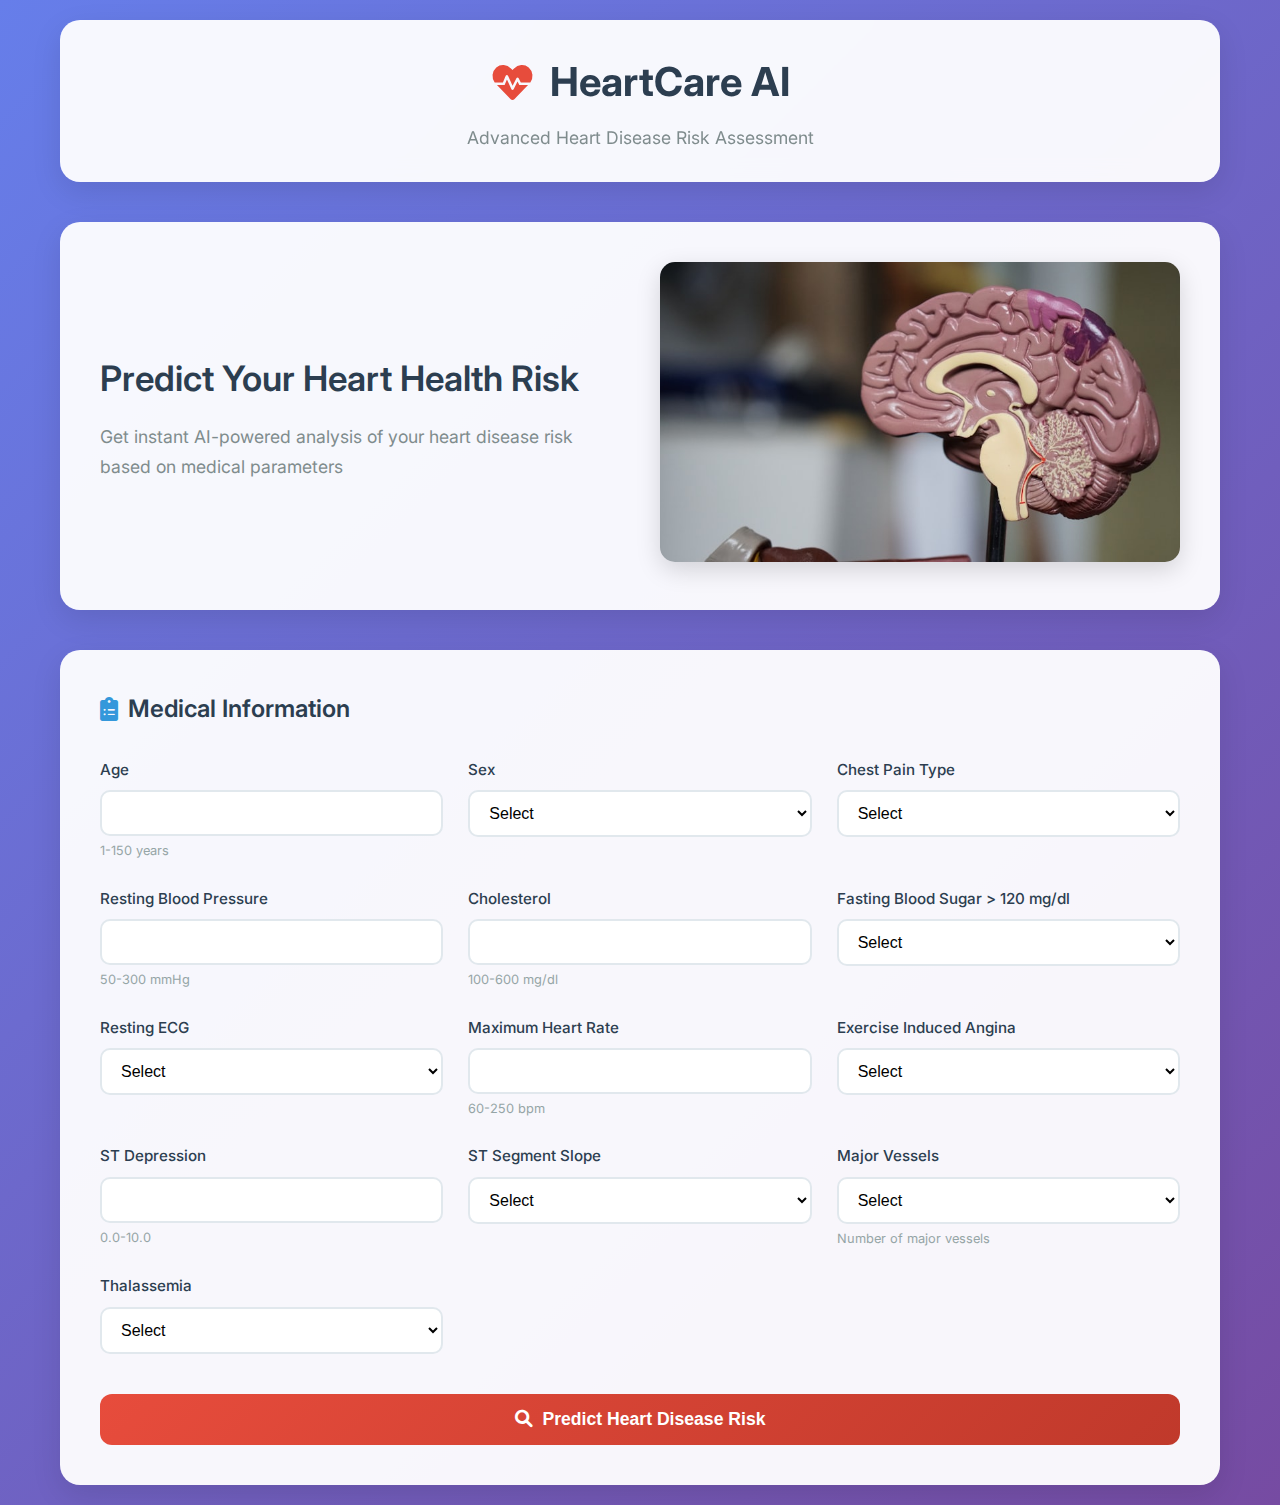
<file: deploy/web_frontend/index.html>
<!DOCTYPE html>
<html lang="en">
<head>
    <meta charset="UTF-8">
    <meta name="viewport" content="width=device-width, initial-scale=1.0">
    <title>Heart Disease Prediction</title>
    <link rel="stylesheet" href="css/style.css">
    <link href="https://fonts.googleapis.com/css2?family=Inter:wght@300;400;500;600;700&display=swap" rel="stylesheet">
    <link rel="stylesheet" href="https://cdnjs.cloudflare.com/ajax/libs/font-awesome/6.0.0/css/all.min.css">
</head>
<body>
    <div class="container">
        <header class="header">
            <div class="header-content">
                <div class="logo">
                    <i class="fas fa-heartbeat"></i>
                    <h1>HeartCare AI</h1>
                </div>
                <p class="subtitle">Advanced Heart Disease Risk Assessment</p>
            </div>
        </header>

        <main class="main-content">
            <div class="hero-section">
                <div class="hero-text">
                    <h2>Predict Your Heart Health Risk</h2>
                    <p>Get instant AI-powered analysis of your heart disease risk based on medical parameters</p>
                </div>
                <div class="hero-image">
                    <img src="assets/heart-health.jpg" alt="Heart Health" />
                </div>
            </div>

            <div class="form-section">
                <div class="form-container">
                    <h3><i class="fas fa-clipboard-list"></i> Medical Information</h3>
                    
                    <form id="predictionForm">
                        <div class="form-grid">
                            <div class="form-group">
                                <label for="age">Age</label>
                                <input type="number" id="age" name="age" min="1" max="150" required>
                                <span class="help-text">1-150 years</span>
                            </div>

                            <div class="form-group">
                                <label for="sex">Sex</label>
                                <select id="sex" name="sex" required>
                                    <option value="">Select</option>
                                    <option value="0">Female</option>
                                    <option value="1">Male</option>
                                </select>
                            </div>

                            <div class="form-group">
                                <label for="cp">Chest Pain Type</label>
                                <select id="cp" name="cp" required>
                                    <option value="">Select</option>
                                    <option value="0">Typical Angina</option>
                                    <option value="1">Atypical Angina</option>
                                    <option value="2">Non-Anginal Pain</option>
                                    <option value="3">Asymptomatic</option>
                                </select>
                            </div>

                            <div class="form-group">
                                <label for="trestbps">Resting Blood Pressure</label>
                                <input type="number" id="trestbps" name="trestbps" min="50" max="300" required>
                                <span class="help-text">50-300 mmHg</span>
                            </div>

                            <div class="form-group">
                                <label for="chol">Cholesterol</label>
                                <input type="number" id="chol" name="chol" min="100" max="600" required>
                                <span class="help-text">100-600 mg/dl</span>
                            </div>

                            <div class="form-group">
                                <label for="fbs">Fasting Blood Sugar > 120 mg/dl</label>
                                <select id="fbs" name="fbs" required>
                                    <option value="">Select</option>
                                    <option value="0">No</option>
                                    <option value="1">Yes</option>
                                </select>
                            </div>

                            <div class="form-group">
                                <label for="restecg">Resting ECG</label>
                                <select id="restecg" name="restecg" required>
                                    <option value="">Select</option>
                                    <option value="0">Normal</option>
                                    <option value="1">ST-T Wave Abnormality</option>
                                    <option value="2">Left Ventricular Hypertrophy</option>
                                </select>
                            </div>

                            <div class="form-group">
                                <label for="thalach">Maximum Heart Rate</label>
                                <input type="number" id="thalach" name="thalach" min="60" max="250" required>
                                <span class="help-text">60-250 bpm</span>
                            </div>

                            <div class="form-group">
                                <label for="exang">Exercise Induced Angina</label>
                                <select id="exang" name="exang" required>
                                    <option value="">Select</option>
                                    <option value="0">No</option>
                                    <option value="1">Yes</option>
                                </select>
                            </div>

                            <div class="form-group">
                                <label for="oldpeak">ST Depression</label>
                                <input type="number" id="oldpeak" name="oldpeak" min="0" max="10" step="0.1" required>
                                <span class="help-text">0.0-10.0</span>
                            </div>

                            <div class="form-group">
                                <label for="slope">ST Segment Slope</label>
                                <select id="slope" name="slope" required>
                                    <option value="">Select</option>
                                    <option value="0">Upsloping</option>
                                    <option value="1">Flat</option>
                                    <option value="2">Downsloping</option>
                                </select>
                            </div>

                            <div class="form-group">
                                <label for="ca">Major Vessels</label>
                                <select id="ca" name="ca" required>
                                    <option value="">Select</option>
                                    <option value="0">0</option>
                                    <option value="1">1</option>
                                    <option value="2">2</option>
                                    <option value="3">3</option>
                                </select>
                                <span class="help-text">Number of major vessels</span>
                            </div>

                            <div class="form-group">
                                <label for="thal">Thalassemia</label>
                                <select id="thal" name="thal" required>
                                    <option value="">Select</option>
                                    <option value="1">Normal</option>
                                    <option value="2">Fixed Defect</option>
                                    <option value="3">Reversible Defect</option>
                                </select>
                            </div>
                        </div>

                        <button type="submit" class="predict-btn">
                            <i class="fas fa-search"></i>
                            Predict Heart Disease Risk
                        </button>
                    </form>
                </div>
            </div>

            <div id="resultSection" class="result-section hidden">
                <div class="result-container">
                    <h3><i class="fas fa-chart-line"></i> Prediction Results</h3>
                    <div id="resultContent" class="result-content">
                        <!-- Results will be populated here -->
                    </div>
                </div>
            </div>
        </main>

        <div id="loadingOverlay" class="loading-overlay hidden">
            <div class="loading-spinner">
                <i class="fas fa-heartbeat"></i>
                <p>Analyzing your data...</p>
            </div>
        </div>
    </div>

    <script src="js/script.js"></script>
</body>
</html>
</file>
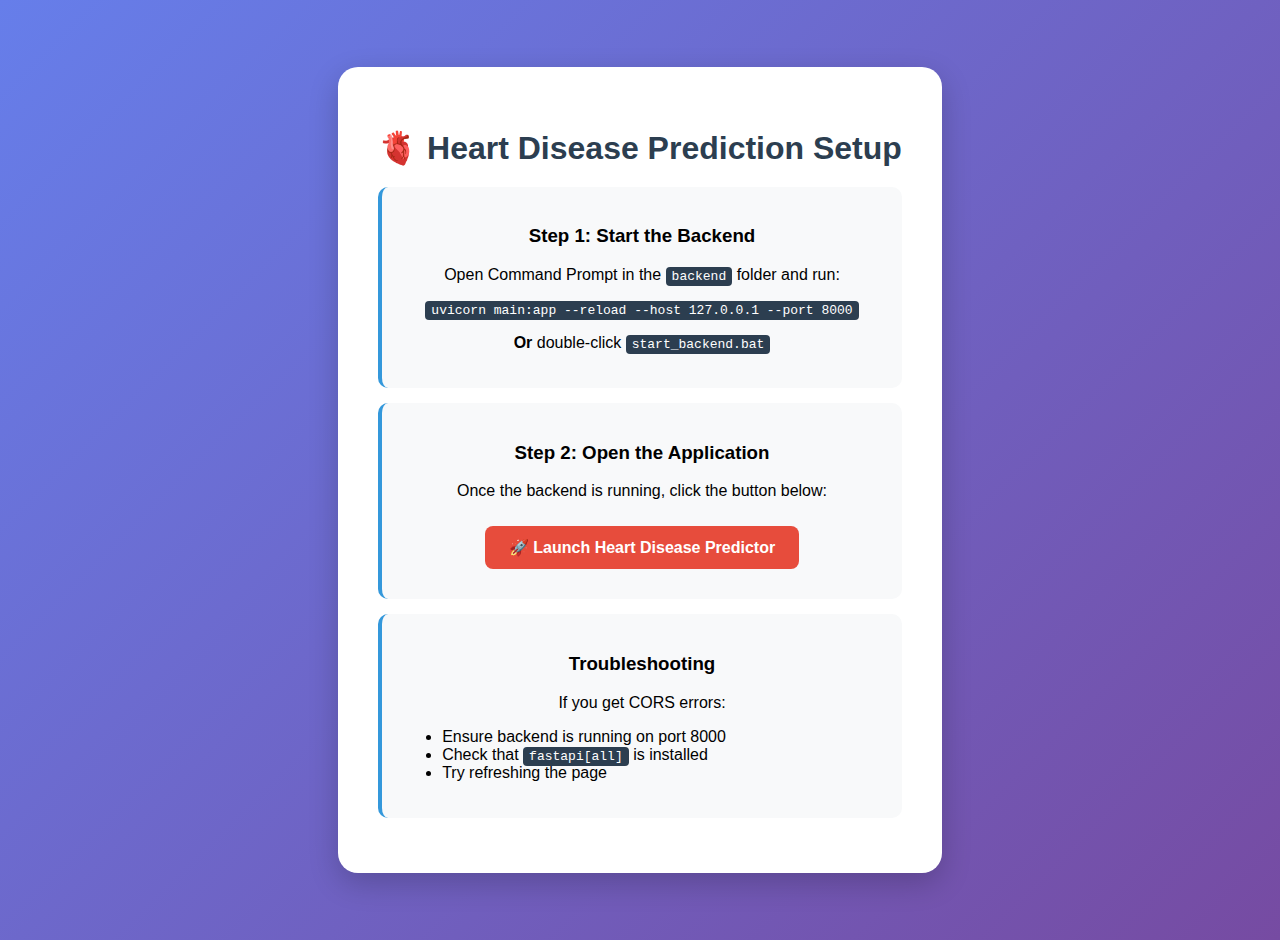
<file: web_frontend/setup.html>
<!DOCTYPE html>
<html lang="en">
<head>
    <meta charset="UTF-8">
    <meta name="viewport" content="width=device-width, initial-scale=1.0">
    <title>Heart Disease Prediction - Setup</title>
    <style>
        body {
            font-family: 'Arial', sans-serif;
            background: linear-gradient(135deg, #667eea 0%, #764ba2 100%);
            margin: 0;
            padding: 20px;
            min-height: 100vh;
            display: flex;
            align-items: center;
            justify-content: center;
        }
        .container {
            background: white;
            padding: 40px;
            border-radius: 20px;
            box-shadow: 0 10px 30px rgba(0,0,0,0.2);
            max-width: 600px;
            text-align: center;
        }
        h1 { color: #2c3e50; margin-bottom: 20px; }
        .step { 
            background: #f8f9fa; 
            padding: 20px; 
            margin: 15px 0; 
            border-radius: 10px; 
            border-left: 4px solid #3498db;
        }
        .btn {
            display: inline-block;
            padding: 12px 24px;
            background: #e74c3c;
            color: white;
            text-decoration: none;
            border-radius: 8px;
            margin: 10px;
            font-weight: bold;
        }
        .btn:hover { background: #c0392b; }
        code {
            background: #2c3e50;
            color: white;
            padding: 2px 6px;
            border-radius: 4px;
            font-family: monospace;
        }
    </style>
</head>
<body>
    <div class="container">
        <h1>🫀 Heart Disease Prediction Setup</h1>
        
        <div class="step">
            <h3>Step 1: Start the Backend</h3>
            <p>Open Command Prompt in the <code>backend</code> folder and run:</p>
            <code>uvicorn main:app --reload --host 127.0.0.1 --port 8000</code>
            <p><strong>Or</strong> double-click <code>start_backend.bat</code></p>
        </div>
        
        <div class="step">
            <h3>Step 2: Open the Application</h3>
            <p>Once the backend is running, click the button below:</p>
            <a href="index.html" class="btn">🚀 Launch Heart Disease Predictor</a>
        </div>
        
        <div class="step">
            <h3>Troubleshooting</h3>
            <p>If you get CORS errors:</p>
            <ul style="text-align: left;">
                <li>Ensure backend is running on port 8000</li>
                <li>Check that <code>fastapi[all]</code> is installed</li>
                <li>Try refreshing the page</li>
            </ul>
        </div>
    </div>
</body>
</html>
</file>
<file: deploy/web_frontend/css/style.css>
* {
    margin: 0;
    padding: 0;
    box-sizing: border-box;
}

body {
    font-family: 'Inter', sans-serif;
    line-height: 1.6;
    color: #333;
    background: linear-gradient(135deg, #667eea 0%, #764ba2 100%);
    min-height: 100vh;
}

.container {
    max-width: 1200px;
    margin: 0 auto;
    padding: 20px;
}

/* Header Styles */
.header {
    text-align: center;
    margin-bottom: 40px;
}

.header-content {
    background: rgba(255, 255, 255, 0.95);
    padding: 30px;
    border-radius: 20px;
    box-shadow: 0 10px 30px rgba(0, 0, 0, 0.1);
    backdrop-filter: blur(10px);
}

.logo {
    display: flex;
    align-items: center;
    justify-content: center;
    gap: 15px;
    margin-bottom: 10px;
}

.logo i {
    font-size: 2.5rem;
    color: #e74c3c;
    animation: heartbeat 2s infinite;
}

@keyframes heartbeat {
    0%, 100% { transform: scale(1); }
    50% { transform: scale(1.1); }
}

.logo h1 {
    font-size: 2.5rem;
    font-weight: 700;
    color: #2c3e50;
}

.subtitle {
    font-size: 1.1rem;
    color: #7f8c8d;
    font-weight: 400;
}

/* Main Content */
.main-content {
    display: flex;
    flex-direction: column;
    gap: 40px;
}

/* Hero Section */
.hero-section {
    display: grid;
    grid-template-columns: 1fr 1fr;
    gap: 40px;
    align-items: center;
    background: rgba(255, 255, 255, 0.95);
    padding: 40px;
    border-radius: 20px;
    box-shadow: 0 10px 30px rgba(0, 0, 0, 0.1);
}

.hero-text h2 {
    font-size: 2.2rem;
    font-weight: 600;
    color: #2c3e50;
    margin-bottom: 15px;
}

.hero-text p {
    font-size: 1.1rem;
    color: #7f8c8d;
    line-height: 1.7;
}

.hero-image img {
    width: 100%;
    height: 300px;
    object-fit: cover;
    border-radius: 15px;
    box-shadow: 0 8px 25px rgba(0, 0, 0, 0.15);
}

/* Form Section */
.form-section {
    background: rgba(255, 255, 255, 0.95);
    border-radius: 20px;
    box-shadow: 0 10px 30px rgba(0, 0, 0, 0.1);
    overflow: hidden;
}

.form-container {
    padding: 40px;
}

.form-container h3 {
    font-size: 1.5rem;
    font-weight: 600;
    color: #2c3e50;
    margin-bottom: 30px;
    display: flex;
    align-items: center;
    gap: 10px;
}

.form-container h3 i {
    color: #3498db;
}

.form-grid {
    display: grid;
    grid-template-columns: repeat(auto-fit, minmax(280px, 1fr));
    gap: 25px;
    margin-bottom: 40px;
}

.form-group {
    display: flex;
    flex-direction: column;
}

.form-group label {
    font-weight: 500;
    color: #2c3e50;
    margin-bottom: 8px;
    font-size: 0.95rem;
}

.form-group input,
.form-group select {
    padding: 12px 15px;
    border: 2px solid #e1e8ed;
    border-radius: 10px;
    font-size: 1rem;
    transition: all 0.3s ease;
    background: #fff;
}

.form-group input:focus,
.form-group select:focus {
    outline: none;
    border-color: #3498db;
    box-shadow: 0 0 0 3px rgba(52, 152, 219, 0.1);
}

.help-text {
    font-size: 0.8rem;
    color: #95a5a6;
    margin-top: 5px;
}

.predict-btn {
    width: 100%;
    padding: 15px 30px;
    background: linear-gradient(135deg, #e74c3c, #c0392b);
    color: white;
    border: none;
    border-radius: 12px;
    font-size: 1.1rem;
    font-weight: 600;
    cursor: pointer;
    transition: all 0.3s ease;
    display: flex;
    align-items: center;
    justify-content: center;
    gap: 10px;
}

.predict-btn:hover {
    transform: translateY(-2px);
    box-shadow: 0 8px 25px rgba(231, 76, 60, 0.3);
}

.predict-btn:active {
    transform: translateY(0);
}

/* Result Section */
.result-section {
    background: rgba(255, 255, 255, 0.95);
    border-radius: 20px;
    box-shadow: 0 10px 30px rgba(0, 0, 0, 0.1);
    overflow: hidden;
}

.result-container {
    padding: 40px;
}

.result-container h3 {
    font-size: 1.5rem;
    font-weight: 600;
    color: #2c3e50;
    margin-bottom: 25px;
    display: flex;
    align-items: center;
    gap: 10px;
}

.result-container h3 i {
    color: #27ae60;
}

.result-content {
    display: grid;
    grid-template-columns: 1fr 1fr;
    gap: 30px;
    align-items: center;
}

.risk-level {
    text-align: center;
    padding: 30px;
    border-radius: 15px;
    font-size: 1.2rem;
    font-weight: 600;
}

.risk-low {
    background: linear-gradient(135deg, #2ecc71, #27ae60);
    color: white;
}

.risk-moderate {
    background: linear-gradient(135deg, #f39c12, #e67e22);
    color: white;
}

.risk-high {
    background: linear-gradient(135deg, #e74c3c, #c0392b);
    color: white;
}

.risk-probability {
    text-align: center;
}

.probability-circle {
    width: 150px;
    height: 150px;
    border-radius: 50%;
    display: flex;
    align-items: center;
    justify-content: center;
    margin: 0 auto 20px;
    font-size: 1.8rem;
    font-weight: 700;
    color: white;
    background: conic-gradient(from 0deg, #3498db, #9b59b6);
}

.probability-text {
    font-size: 1.1rem;
    color: #7f8c8d;
}

/* Loading Overlay */
.loading-overlay {
    position: fixed;
    top: 0;
    left: 0;
    width: 100%;
    height: 100%;
    background: rgba(0, 0, 0, 0.7);
    display: flex;
    align-items: center;
    justify-content: center;
    z-index: 1000;
}

.loading-spinner {
    text-align: center;
    color: white;
}

.loading-spinner i {
    font-size: 3rem;
    animation: heartbeat 1.5s infinite;
    margin-bottom: 20px;
    display: block;
}

.loading-spinner p {
    font-size: 1.2rem;
    font-weight: 500;
}

/* Utility Classes */
.hidden {
    display: none !important;
}

/* Responsive Design */
@media (max-width: 768px) {
    .container {
        padding: 15px;
    }
    
    .hero-section {
        grid-template-columns: 1fr;
        text-align: center;
        padding: 30px 20px;
    }
    
    .hero-text h2 {
        font-size: 1.8rem;
    }
    
    .form-grid {
        grid-template-columns: 1fr;
        gap: 20px;
    }
    
    .form-container,
    .result-container {
        padding: 25px 20px;
    }
    
    .result-content {
        grid-template-columns: 1fr;
        gap: 20px;
    }
    
    .logo h1 {
        font-size: 2rem;
    }
}

@media (max-width: 480px) {
    .hero-image img {
        height: 200px;
    }
    
    .probability-circle {
        width: 120px;
        height: 120px;
        font-size: 1.5rem;
    }
}
</file>
